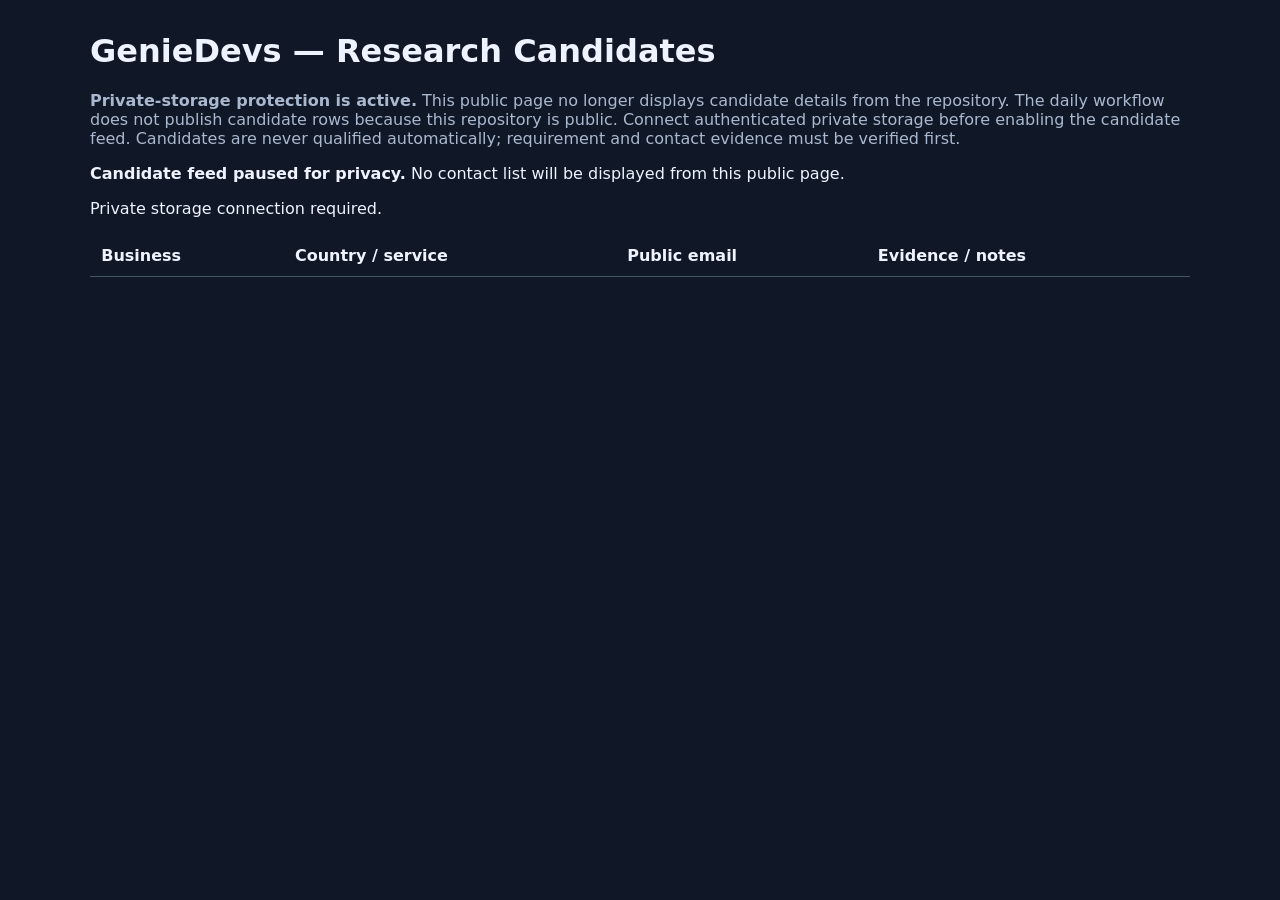
<file: auto-leads.html>
<!doctype html>
<html lang="en"><meta charset="utf-8"><meta name="viewport" content="width=device-width,initial-scale=1"><title>GenieDevs Research Candidates</title>
<style>body{font:16px system-ui;max-width:1100px;margin:2rem auto;padding:0 1rem;background:#101827;color:#edf3ff}input,button{padding:.7rem;margin:.3rem;background:#20324b;color:white;border:1px solid #456;border-radius:8px}table{width:100%;border-collapse:collapse;margin-top:1rem}td,th{text-align:left;padding:.7rem;border-bottom:1px solid #456;vertical-align:top}a{color:#8bb8ff}.muted{color:#aab8cf}</style>
<h1>GenieDevs — Research Candidates</h1><p class="muted"><strong>Private-storage protection is active.</strong> This public page no longer displays candidate details from the repository. The daily workflow does not publish candidate rows because this repository is public. Connect authenticated private storage before enabling the candidate feed. Candidates are never qualified automatically; requirement and contact evidence must be verified first.</p>
<p><strong>Candidate feed paused for privacy.</strong> No contact list will be displayed from this public page.</p><span id="status">Private storage connection required.</span>
<table><thead><tr><th>Business</th><th>Country / service</th><th>Public email</th><th>Evidence / notes</th></tr></thead><tbody id="rows"></tbody></table>
<script>
const url='';let leads=[];
function csv(s){let a=[],r=[],v='',q=false;for(let i=0;i<s.length;i++){let c=s[i];if(q&&c=='"'&&s[i+1]=='"'){v+='"';i++}else if(c=='"')q=!q;else if(c==','&&!q){r.push(v);v=''}else if((c=='\n'||c=='\r')&&!q){if(c=='\r'&&s[i+1]=='\n')i++;r.push(v);if(r.some(x=>x))a.push(r);r=[];v=''}else v+=c}if(v||r.length){r.push(v);a.push(r)}let h=(a.shift()||[]).map(x=>x.replace(/^\uFEFF/,''));return a.map(r=>Object.fromEntries(h.map((k,i)=>[k,r[i]||''])))}
function esc(x){return String(x||'').replace(/[&<>"']/g,c=>({'&':'&amp;','<':'&lt;','>':'&gt;','"':'&quot;',"'":'&#39;'}[c]))}
function draw(){let q=document.querySelector('#search').value.toLowerCase();let a=leads.filter(x=>Object.values(x).join(' ').toLowerCase().includes(q));document.querySelector('#rows').innerHTML=a.map(x=>'<tr><td><b>'+esc(x.company)+'</b><br><a href="'+esc(x.website)+'" target="_blank" rel="noopener">'+esc(x.website)+'</a><br><span class="muted">'+esc(x.status)+'</span></td><td>'+esc(x.country)+'<br>'+esc(x.service)+'</td><td>'+(x.email?'<a href="mailto:'+esc(x.email)+'">'+esc(x.email)+'</a>':'Not found')+'<br><a href="'+esc(x.source||x.website)+'" target="_blank" rel="noopener">Source</a></td><td>'+esc(x.evidence)+'<br><span class="muted">'+esc(x.notes)+'</span></td></tr>').join('');document.querySelector('#status').textContent=' '+a.length+' shown / '+leads.length+' total candidates'}
async function load(){document.querySelector('#status').textContent='Fetching…';try{let r=await fetch(url+'?t='+Date.now());if(!r.ok)throw Error('CSV feed not available yet; run the daily GitHub workflow first.');leads=csv(await r.text());draw()}catch(e){document.querySelector('#status').textContent=e.message}}

</script></html>
</file>
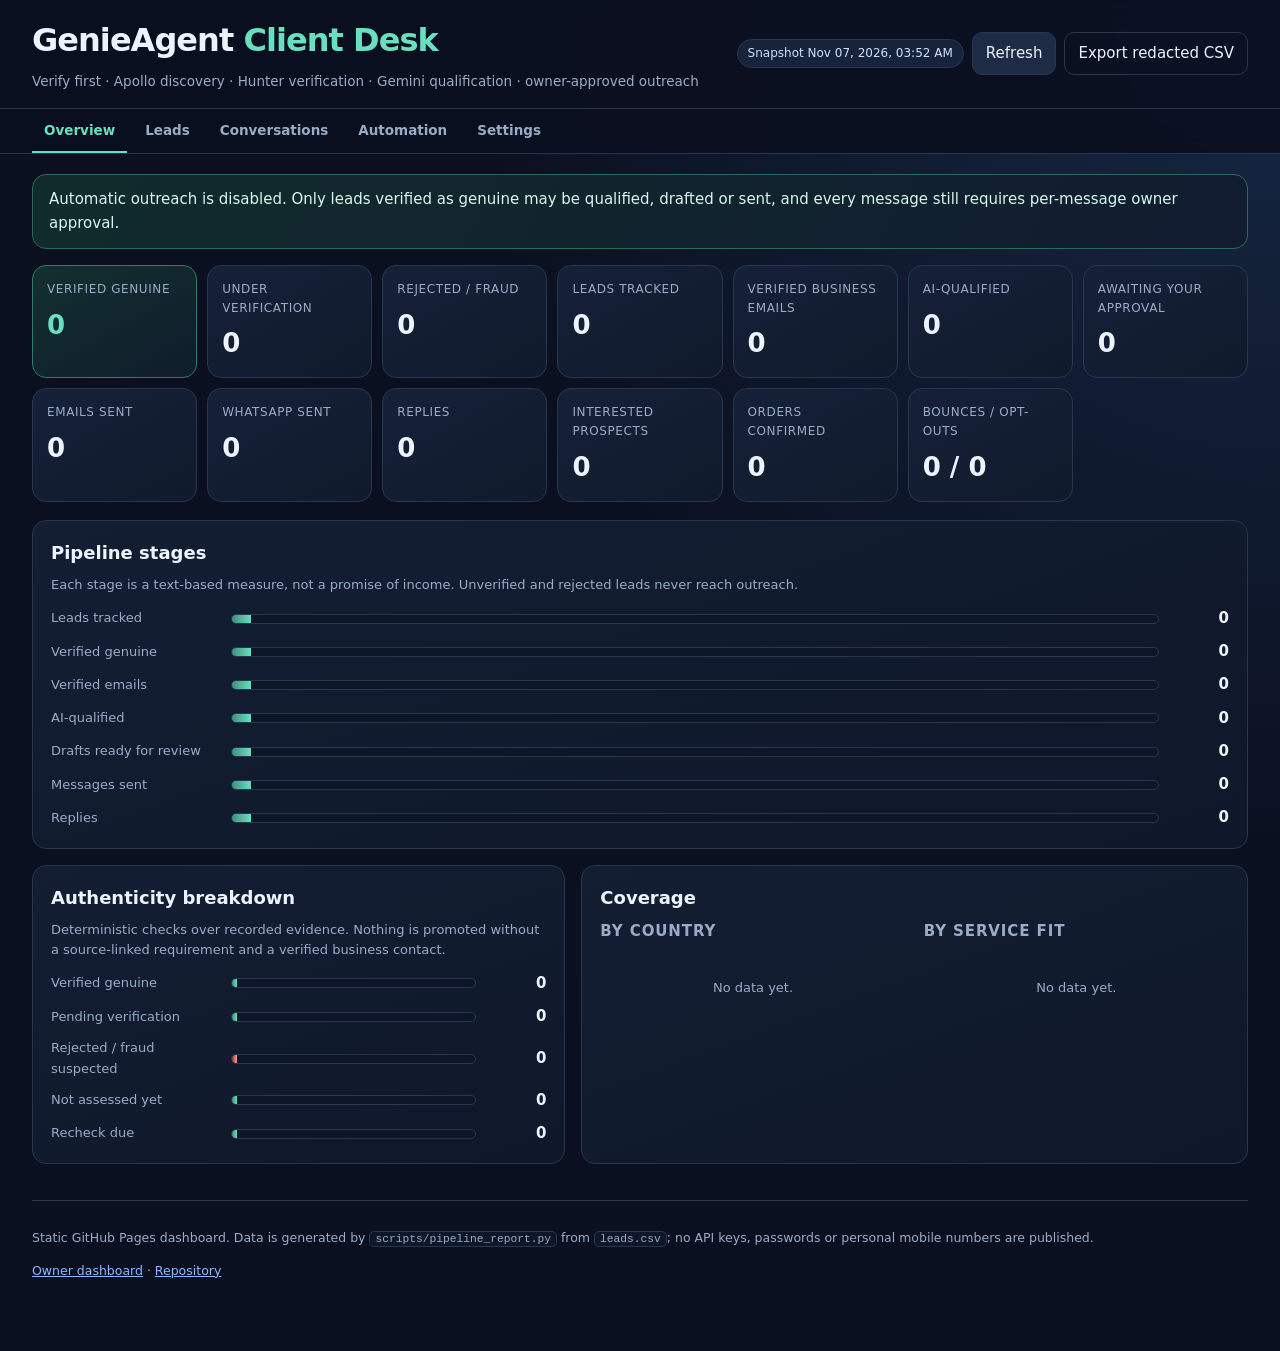
<file: dashboard.html>
<!doctype html>
<html lang="en">
<head>
<meta charset="utf-8">
<meta name="viewport" content="width=device-width, initial-scale=1">
<meta name="theme-color" content="#0b1020">
<meta name="description" content="GenieAgent client acquisition desk: strict lead verification, Apollo discovery, Hunter verification, Gemini qualification and owner-approved outreach.">
<title>GenieAgent | Client Acquisition Desk</title>
<link rel="icon" href="data:image/svg+xml,%3Csvg xmlns='http://www.w3.org/2000/svg' viewBox='0 0 32 32'%3E%3Ctext y='26' font-size='26'%3E%E2%9C%A6%3C/text%3E%3C/svg%3E">
  <link rel="stylesheet" href="assets/dashboard.css">
</head>
<body>
<a class="skip-link" href="#main">Skip to content</a>
<header class="site-header">
  <div class="header-inner">
    <div>
      <h1>GenieAgent <span>Client Desk</span></h1>
      <p class="sub">Verify first · Apollo discovery · Hunter verification · Gemini qualification · owner-approved outreach</p>
    </div>
    <div class="header-actions">
      <span id="generatedAt" class="pill">Loading snapshot…</span>
      <button id="refreshBtn" type="button" class="btn">Refresh</button>
      <button id="exportBtn" type="button" class="btn btn-ghost">Export redacted CSV</button>
    </div>
  </div>
  <nav class="tabs" aria-label="Dashboard sections" role="tablist">
    <button class="tab" type="button" role="tab" data-view="overview" aria-selected="true">Overview</button>
    <button class="tab" type="button" role="tab" data-view="leads" aria-selected="false">Leads</button>
    <button class="tab" type="button" role="tab" data-view="conversations" aria-selected="false">Conversations</button>
    <button class="tab" type="button" role="tab" data-view="automation" aria-selected="false">Automation</button>
    <button class="tab" type="button" role="tab" data-view="settings" aria-selected="false">Settings</button>
  </nav>
</header>

<main id="main" class="wrap">
  <section class="banner" id="safetyBanner" aria-live="polite">
    <strong>Safety:</strong> automatic outreach is disabled. Only leads verified as genuine can be qualified, drafted or sent, and every message still requires a per-message owner approval.
  </section>

  <section class="notice" id="statusNotice" aria-live="polite" hidden></section>

  <div class="view is-active" data-panel="overview">
    <section aria-labelledby="kpiHeading">
      <h2 id="kpiHeading" class="sr-only">Pipeline totals</h2>
      <div class="kpi-grid" id="kpiGrid">
        <article class="kpi accent"><small>Verified genuine</small><strong data-kpi="verified_genuine">—</strong></article>
        <article class="kpi"><small>Under verification</small><strong data-kpi="verification_pending">—</strong></article>
        <article class="kpi"><small>Rejected / fraud</small><strong data-kpi="rejected_fraud">—</strong></article>
        <article class="kpi"><small>Leads tracked</small><strong data-kpi="leads">—</strong></article>
        <article class="kpi"><small>Verified business emails</small><strong data-kpi="verified_emails">—</strong></article>
        <article class="kpi"><small>AI-qualified</small><strong data-kpi="qualified">—</strong></article>
        <article class="kpi"><small>Awaiting your approval</small><strong data-kpi="drafts_pending_approval">—</strong></article>
        <article class="kpi"><small>Emails sent</small><strong data-kpi="emails_sent">—</strong></article>
        <article class="kpi"><small>WhatsApp sent</small><strong data-kpi="whatsapp_sent">—</strong></article>
        <article class="kpi"><small>Replies</small><strong data-kpi="replies">—</strong></article>
        <article class="kpi"><small>Interested prospects</small><strong data-kpi="interested">—</strong></article>
        <article class="kpi"><small>Orders confirmed</small><strong data-kpi="orders">—</strong></article>
        <article class="kpi"><small>Bounces / opt-outs</small><strong data-kpi="bounces">0 / 0</strong></article>
      </div>
    </section>

    <section class="panel" aria-labelledby="funnelHeading">
      <h2 id="funnelHeading">Pipeline stages</h2>
      <p class="muted">Each stage is a text-based measure, not a promise of income. Unverified and rejected leads never reach outreach.</p>
      <div class="funnel" id="funnel"></div>
    </section>

    <section class="split">
      <article class="panel" aria-labelledby="verificationHeading">
        <h2 id="verificationHeading">Authenticity breakdown</h2>
        <p class="muted">Deterministic checks over recorded evidence. Nothing is promoted without a source-linked requirement and a verified business contact.</p>
        <div class="funnel" id="verificationBars"></div>
      </article>
      <article class="panel" aria-labelledby="coverageHeading">
        <h2 id="coverageHeading">Coverage</h2>
        <div class="coverage">
          <div>
            <h3>By country</h3>
            <div class="bars" id="countryBars"></div>
          </div>
          <div>
            <h3>By service fit</h3>
            <div class="bars" id="serviceBars"></div>
          </div>
        </div>
      </article>
    </section>
  </div>

  <div class="view" data-panel="leads">
    <section class="panel" aria-labelledby="leadsHeading">
      <h2 id="leadsHeading">Leads</h2>
      <p class="muted">Only <code>verified_genuine</code> leads can be qualified or drafted. Verification reasons and sources are shown per lead.</p>
      <div class="toolbar">
        <label class="sr-only" for="searchInput">Search leads</label>
        <input id="searchInput" type="search" placeholder="Search company, country, service, domain…" autocomplete="off">
        <label class="sr-only" for="statusFilter">Qualification status</label>
        <select id="statusFilter">
          <option value="">All qualification states</option>
          <option value="qualified">Qualified</option>
          <option value="pending">Pending</option>
          <option value="needs_review">Needs review</option>
          <option value="rejected">Rejected</option>
        </select>
        <label class="sr-only" for="verificationFilter">Verification status</label>
        <select id="verificationFilter">
          <option value="">All verification states</option>
          <option value="verified_genuine">Verified genuine</option>
          <option value="pending_verification">Pending verification</option>
          <option value="rejected_fraud">Rejected / fraud</option>
        </select>
        <label class="sr-only" for="outreachFilter">Outreach status</label>
        <select id="outreachFilter">
          <option value="">All outreach states</option>
          <option value="not_contacted">Not contacted</option>
          <option value="draft_pending_approval">Draft pending approval</option>
          <option value="sent">Sent</option>
          <option value="replied">Replied</option>
          <option value="bounced">Bounced</option>
          <option value="opted_out">Opted out</option>
        </select>
        <label class="sr-only" for="scoreFilter">Minimum score</label>
        <select id="scoreFilter">
          <option value="0">Any score</option>
          <option value="60">60+</option>
          <option value="70">70+</option>
          <option value="85">85+</option>
        </select>
      </div>
      <p class="muted" id="leadCount" aria-live="polite">0 leads</p>
      <div class="table-wrap">
        <table>
          <caption class="sr-only">Lead records with masked contact details</caption>
          <thead>
            <tr><th scope="col">Company</th><th scope="col">Country</th><th scope="col">Verification</th><th scope="col">Service fit</th><th scope="col">Score</th><th scope="col">Email</th><th scope="col">Outreach</th><th scope="col">Order</th><th scope="col">Updated</th></tr>
          </thead>
          <tbody id="leadRows"></tbody>
        </table>
      </div>
      <p class="empty" id="leadEmpty" hidden>No leads match the current filters.</p>
    </section>
  </div>

  <div class="view" data-panel="conversations">
    <section class="panel" aria-labelledby="approvalHeading">
      <h2 id="approvalHeading">Outreach queue</h2>
      <p class="muted">Approve or reject each draft in the private Google Sheets <code>Outreach</code> tab (or with <code>pipeline_approve.py</code>). Approved messages are sent only by a deliberate owner run.</p>
      <div class="table-wrap">
        <table>
          <caption class="sr-only">Outreach drafts and their approval state</caption>
          <thead>
            <tr><th scope="col">Company</th><th scope="col">Channel</th><th scope="col">Recipient</th><th scope="col">Subject</th><th scope="col">Approval</th><th scope="col">Delivery</th><th scope="col">Created</th></tr>
          </thead>
          <tbody id="draftRows"></tbody>
        </table>
      </div>
    </section>

    <section class="panel" aria-labelledby="activityHeading">
      <h2 id="activityHeading">Recent activity</h2>
      <p class="muted">Research, verification, qualification, approval, send and failure events. Contact details are redacted.</p>
      <ol class="timeline" id="activityList"></ol>
    </section>
  </div>

  <div class="view" data-panel="automation">
    <section class="split">
      <article class="panel" aria-labelledby="automationHeading">
        <h2 id="automationHeading">Automation status</h2>
        <p class="muted">Read from the latest run events. A schedule is not proof that a job ran: the last event below is.</p>
        <dl class="kv" id="automationFacts"></dl>
        <h3>Recent failures</h3>
        <ul class="failure-list" id="failureList"></ul>
      </article>
      <article class="panel" aria-labelledby="providersHeading">
        <h2 id="providersHeading">Provider readiness</h2>
        <p class="muted">Credential presence only. No key, token or mailbox is ever shown here.</p>
        <ul class="provider-list" id="providers"></ul>
      </article>
    </section>

    <section class="panel" aria-labelledby="quarantineHeading">
      <h2 id="quarantineHeading">Verification holds and rejections</h2>
      <p class="muted">Leads that are not <code>verified_genuine</code> are blocked from qualification, drafting and sending. Fix the evidence, then re-run verification.</p>
      <div class="split">
        <div>
          <h3>Fraud-suspected</h3>
          <ul class="verification-list" id="rejectedList"></ul>
        </div>
        <div>
          <h3>Pending verification</h3>
          <ul class="verification-list" id="heldList"></ul>
        </div>
      </div>
    </section>
  </div>

  <div class="view" data-panel="settings">
    <section class="panel" aria-labelledby="settingsHeading">
      <h2 id="settingsHeading">Outreach and verification settings</h2>
      <p class="muted">Effective configuration for this snapshot. Secrets are never included; change values through environment variables or GitHub Actions settings.</p>
      <dl class="kv" id="settingsFacts"></dl>
    </section>
    <section class="panel" aria-labelledby="approvalSettingsHeading">
      <h2 id="approvalSettingsHeading">Owner approval rules</h2>
      <ul class="rules">
        <li>Every outbound message needs a recorded owner email and approval timestamp.</li>
        <li>Only <code>verified_genuine</code> leads with a verified business contact reach the approval queue.</li>
        <li>Verifications expire after the configured age and must be re-checked before sending.</li>
        <li>Opt-outs, bounces and suppression entries stop all further contact.</li>
        <li>The owner alone approves pricing, agreements, project start and deliveries.</li>
      </ul>
    </section>
  </div>

  <footer class="footer">
    <p>Static GitHub Pages dashboard. Data is generated by <code>scripts/pipeline_report.py</code> from <code>leads.csv</code>; no API keys, passwords or personal mobile numbers are published.</p>
    <p><a href="index.html">Owner dashboard</a> · <a href="https://github.com/geniedevs26/genieagent">Repository</a></p>
  </footer>
</main>
<script src="assets/dashboard.js" defer></script>
</body>
</html>
</file>
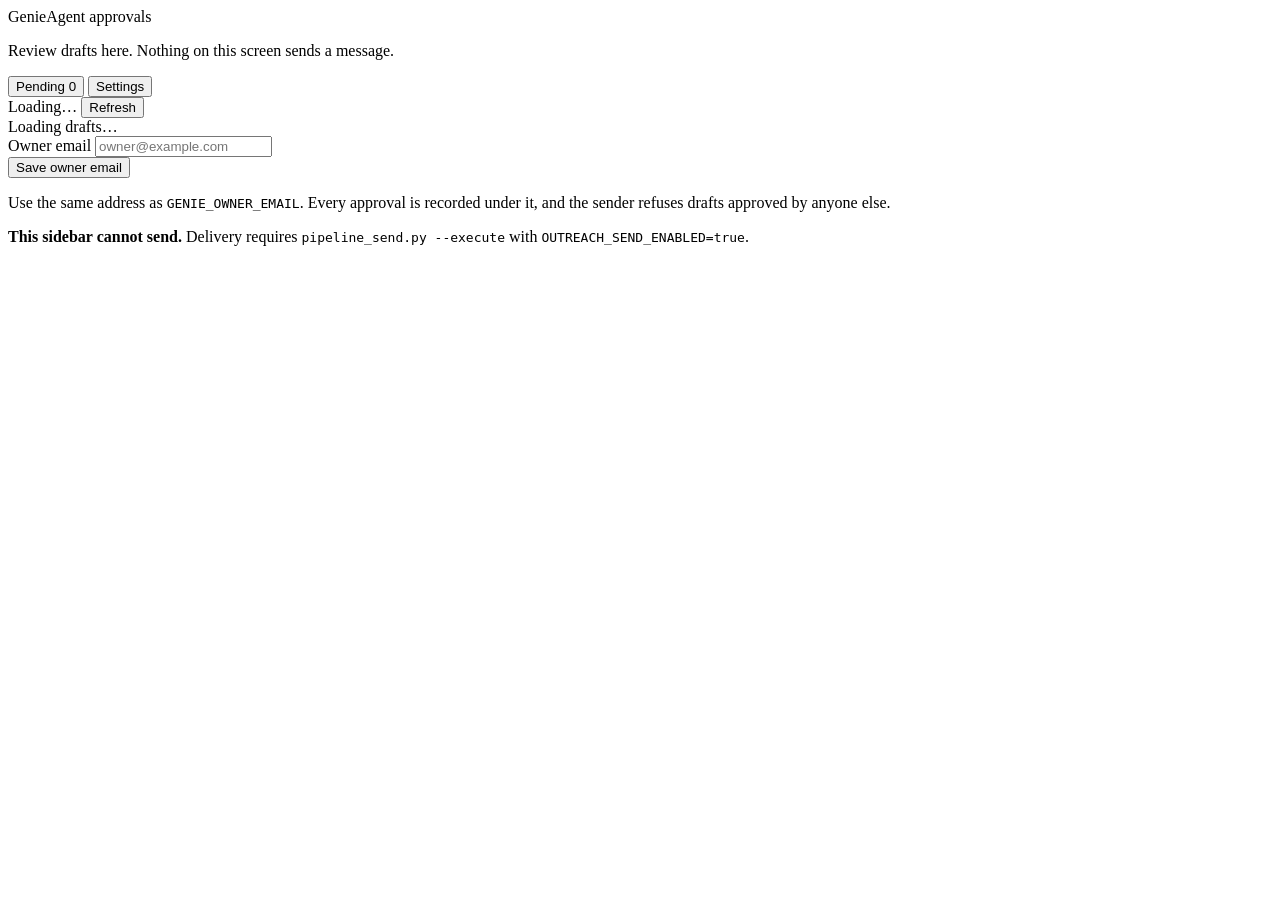
<file: apps_script/Sidebar.html>
<!DOCTYPE html>
<html>
  <head>
    <base target="_top">
    <meta charset="utf-8">
    <meta name="viewport" content="width=device-width, initial-scale=1">
    <?!= include('Stylesheet'); ?>
  </head>
  <body>
    <div class="app">
      <header class="head">
        <div class="brand"><span class="mark"></span>GenieAgent approvals</div>
        <p class="sub">Review drafts here. Nothing on this screen sends a message.</p>
      </header>

      <div id="banner" class="banner hidden" role="status"></div>

      <nav class="tabs" role="tablist">
        <button id="tab-review" class="tab active" role="tab" aria-selected="true">
          Pending <span id="pending-count" class="pill">0</span>
        </button>
        <button id="tab-settings" class="tab" role="tab" aria-selected="false">Settings</button>
      </nav>

      <main id="view-review" class="view">
        <div class="toolbar">
          <span id="sheet-name" class="muted">Loading…</span>
          <button id="refresh" class="ghost" type="button">Refresh</button>
        </div>
        <div id="list" class="list" aria-live="polite">
          <div class="empty">Loading drafts…</div>
        </div>
      </main>

      <section id="view-settings" class="view hidden">
        <div class="field">
          <label for="owner-email">Owner email</label>
          <input id="owner-email" type="email" inputmode="email" autocomplete="off" placeholder="owner@example.com">
        </div>
        <button id="save-owner" class="primary" type="button">Save owner email</button>
        <p class="hint">
          Use the same address as <code>GENIE_OWNER_EMAIL</code>. Every approval is recorded under it, and the
          sender refuses drafts approved by anyone else.
        </p>

        <dl id="setup-facts" class="facts"></dl>

        <div class="note">
          <strong>This sidebar cannot send.</strong>
          Delivery requires <code>pipeline_send.py --execute</code> with <code>OUTREACH_SEND_ENABLED=true</code>.
        </div>
      </section>

      <div id="toast" class="toast hidden" role="status" aria-live="polite"></div>
    </div>
    <?!= include('JavaScript'); ?>
  </body>
</html>
</file>
<file: assets/dashboard.css>
:root {
  color-scheme: dark;
  --bg: #0b1020;
  --bg-soft: #101a2d;
  --panel: #121c30;
  --panel-2: #17233a;
  --line: #26374f;
  --text: #edf3ff;
  --muted: #9aabc8;
  --accent: #68e0bf;
  --accent-ink: #082019;
  --blue: #8bb8ff;
  --warn: #ffcf7a;
  --danger: #ff9b9b;
  --radius: 14px;
}

* { box-sizing: border-box; }

html { scroll-behavior: smooth; }

body {
  margin: 0;
  background: radial-gradient(ellipse at top right, #162844 0, transparent 45%), var(--bg);
  color: var(--text);
  font: 15px/1.55 system-ui, -apple-system, "Segoe UI", Roboto, sans-serif;
}

a { color: var(--blue); }
code { background: #0d1728; border: 1px solid var(--line); border-radius: 5px; padding: 1px 5px; font-size: 0.9em; }

.skip-link {
  position: absolute; left: -999px; top: 0; background: var(--accent); color: var(--accent-ink);
  padding: 10px 14px; border-radius: 0 0 8px 0; z-index: 50;
}
.skip-link:focus { left: 0; }

.sr-only {
  position: absolute; width: 1px; height: 1px; padding: 0; margin: -1px;
  overflow: hidden; clip: rect(0 0 0 0); white-space: nowrap; border: 0;
}

.site-header {
  position: sticky; top: 0; z-index: 20;
  background: rgba(11, 16, 32, 0.92);
  border-bottom: 1px solid var(--line);
  backdrop-filter: blur(12px);
}

.header-inner {
  max-width: 1320px; margin: 0 auto; padding: 16px clamp(14px, 3vw, 32px);
  display: flex; gap: 16px; align-items: center; justify-content: space-between; flex-wrap: wrap;
}

h1 { font-size: clamp(22px, 3vw, 32px); margin: 0; letter-spacing: -0.03em; }
h1 span { color: var(--accent); }
h2 { font-size: 18px; margin: 0 0 8px; }
h3 { font-size: 15px; margin: 0 0 8px; color: var(--muted); text-transform: uppercase; letter-spacing: 0.06em; }
.sub { margin: 5px 0 0; color: var(--muted); font-size: 13.5px; }

.header-actions { display: flex; gap: 8px; align-items: center; flex-wrap: wrap; }

.btn {
  font: inherit; cursor: pointer; border: 1px solid var(--line);
  background: #1d2b45; color: var(--text); border-radius: 10px; padding: 9px 13px;
}
.btn:hover { border-color: var(--accent); color: var(--accent); }
.btn:focus-visible, input:focus-visible, select:focus-visible, a:focus-visible {
  outline: 2px solid var(--accent); outline-offset: 2px;
}
.btn-ghost { background: transparent; }

.pill {
  display: inline-block; border: 1px solid var(--line); background: #16233a;
  color: #cfe0ff; border-radius: 999px; padding: 4px 10px; font-size: 12px;
}

.wrap { max-width: 1320px; margin: 0 auto; padding: 20px clamp(12px, 3vw, 32px) 60px; }

.banner {
  border: 1px solid #2c6a58; background: linear-gradient(120deg, #112b2c, #111c30);
  color: #d5f8ec; border-radius: var(--radius); padding: 13px 16px; margin-bottom: 16px;
}

.notice {
  border: 1px solid #7a5a20; background: #2a2314; color: #ffe6b3;
  border-radius: var(--radius); padding: 12px 15px; margin-bottom: 16px;
}

.kpi-grid {
  display: grid; grid-template-columns: repeat(auto-fit, minmax(150px, 1fr));
  gap: 10px; margin-bottom: 18px;
}

.kpi {
  background: linear-gradient(150deg, #152138, #101a2c);
  border: 1px solid var(--line); border-radius: var(--radius); padding: 14px;
}
.kpi small { display: block; color: var(--muted); font-size: 12px; text-transform: uppercase; letter-spacing: 0.05em; }
.kpi strong { display: block; font-size: 26px; margin-top: 6px; font-variant-numeric: tabular-nums; }
.kpi.accent { border-color: #2f7c68; background: linear-gradient(150deg, #12302f, #101c2c); }
.kpi.accent strong { color: var(--accent); }

.panel {
  background: linear-gradient(160deg, #131e33, #0f1829);
  border: 1px solid var(--line); border-radius: var(--radius);
  padding: 18px; margin-bottom: 16px;
}

.muted { color: var(--muted); font-size: 13px; margin: 6px 0 12px; }

.split { display: grid; grid-template-columns: 1fr 1.25fr; gap: 16px; }

.funnel { display: grid; gap: 10px; }

.funnel-row { display: grid; grid-template-columns: 170px 1fr 60px; gap: 10px; align-items: center; }
.funnel-row span:first-child { color: var(--muted); font-size: 13px; }
.funnel-bar { height: 10px; background: #0d1626; border-radius: 999px; overflow: hidden; border: 1px solid var(--line); }
.funnel-bar > i { display: block; height: 100%; background: linear-gradient(90deg, #3f8f7d, var(--accent)); }
.funnel-row b { font-variant-numeric: tabular-nums; text-align: right; }

.provider-list { list-style: none; margin: 0; padding: 0; display: grid; gap: 8px; }
.provider-list li { display: flex; justify-content: space-between; gap: 10px; font-size: 13.5px; border-bottom: 1px dashed var(--line); padding-bottom: 7px; }
.provider-list li:last-child { border-bottom: 0; }

.state { font-size: 11.5px; border-radius: 999px; padding: 2px 8px; border: 1px solid; white-space: nowrap; }
.state.on { color: #b8f5e1; border-color: #2f7c68; background: #123027; }
.state.off { color: #ffd9a8; border-color: #7a5a20; background: #2a2314; }

.coverage { display: grid; grid-template-columns: 1fr 1fr; gap: 18px; }
.bars { display: grid; gap: 7px; }
.bar-row { display: grid; grid-template-columns: minmax(70px, 40%) 1fr 34px; gap: 8px; align-items: center; font-size: 12.5px; }
.bar-row span { overflow: hidden; text-overflow: ellipsis; white-space: nowrap; color: var(--muted); }
.bar-track { height: 8px; background: #0d1626; border-radius: 999px; border: 1px solid var(--line); overflow: hidden; }
.bar-track > i { display: block; height: 100%; background: linear-gradient(90deg, #3c6fa8, var(--blue)); }
.bar-row b { text-align: right; font-variant-numeric: tabular-nums; }

.table-wrap { overflow: auto; border: 1px solid var(--line); border-radius: 12px; }
table { width: 100%; border-collapse: collapse; min-width: 760px; background: #0f1728; }
th, td { text-align: left; padding: 10px 11px; border-bottom: 1px solid var(--line); font-size: 13px; vertical-align: top; }
th { background: #17233a; color: #b9c9e5; position: sticky; top: 0; font-weight: 650; }
tbody tr:last-child td { border-bottom: 0; }
tbody tr:hover { background: #142035; }
td.company { font-weight: 650; }
td a { text-decoration: none; }
td a:hover { text-decoration: underline; }

.toolbar { display: flex; gap: 8px; flex-wrap: wrap; margin-bottom: 10px; }
.toolbar input, .toolbar select {
  font: inherit; background: #0b1424; color: var(--text);
  border: 1px solid var(--line); border-radius: 9px; padding: 9px 10px;
}
.toolbar input { flex: 1; min-width: 200px; }

.status { display: inline-block; border-radius: 999px; padding: 2px 8px; font-size: 11.5px; border: 1px solid var(--line); background: #1a2740; white-space: nowrap; }
.status.good { color: #b8f5e1; border-color: #2f7c68; background: #123027; }
.status.warn { color: #ffe0ad; border-color: #7a5a20; background: #2a2314; }
.status.bad { color: #ffc9c9; border-color: #7c3434; background: #2c1717; }

.empty { color: var(--muted); font-size: 13px; padding: 14px; text-align: center; }

.timeline { list-style: none; margin: 0; padding: 0 0 0 14px; border-left: 1px solid var(--line); display: grid; gap: 12px; }
.timeline li { position: relative; font-size: 13px; }
.timeline li::before {
  content: ""; position: absolute; left: -20px; top: 6px; width: 8px; height: 8px;
  border-radius: 50%; background: var(--accent);
}
.timeline time { display: block; color: var(--muted); font-size: 11.5px; margin-bottom: 2px; }

.footer { color: var(--muted); font-size: 12.5px; border-top: 1px solid var(--line); padding-top: 14px; margin-top: 20px; }

@media (max-width: 900px) {
  .split, .coverage { grid-template-columns: 1fr; }
  .funnel-row { grid-template-columns: 130px 1fr 44px; }
}

@media (max-width: 640px) {
  .header-inner { padding: 12px 14px; }
  .site-header { position: static; }
  .kpi strong { font-size: 22px; }
  .panel { padding: 14px; }
  .funnel-row { grid-template-columns: 105px 1fr 40px; font-size: 12px; }
}

.tabs {
  max-width: 1320px; margin: 0 auto; padding: 0 clamp(12px, 3vw, 32px);
  display: flex; flex-wrap: wrap; gap: 2px 6px; overflow-x: auto; border-top: 1px solid var(--line);
}
.tab {
  font: inherit; cursor: pointer; white-space: nowrap; color: var(--muted);
  background: transparent; border: 0; border-bottom: 2px solid transparent;
  padding: 11px 12px; font-weight: 600; font-size: 13.5px;
}
.tab:hover { color: var(--text); }
.tab.is-active { color: var(--accent); border-bottom-color: var(--accent); }
.tab:focus-visible { outline: 2px solid var(--accent); outline-offset: -2px; }

.view { display: none; }
.view.is-active { display: block; }

.kv { display: grid; grid-template-columns: minmax(150px, 40%) 1fr; gap: 8px 14px; margin: 0; }
.kv dt { color: var(--muted); font-size: 13px; }
.kv dd { margin: 0; font-size: 13.5px; font-variant-numeric: tabular-nums; }

.verification-list, .failure-list, .rules { list-style: none; margin: 0; padding: 0; display: grid; gap: 10px; }
.verification-list li, .failure-list li {
  border: 1px solid var(--line); border-radius: 10px; padding: 10px 12px; background: #0f1929;
}
.verification-list p { margin: 4px 0 0; overflow-wrap: anywhere; }
.kv dd, .failure-list li, .timeline li { overflow-wrap: anywhere; }
.failure-list li { display: flex; flex-direction: column; gap: 2px; font-size: 12.5px; }
.failure-list time { color: var(--muted); font-size: 11.5px; }
.rules { padding-left: 18px; list-style: disc; font-size: 13.5px; color: var(--muted); }
.rules li::marker { color: var(--accent); }

@media (prefers-reduced-motion: reduce) {
  html { scroll-behavior: auto; }
  * { transition: none !important; }
}
</file>
